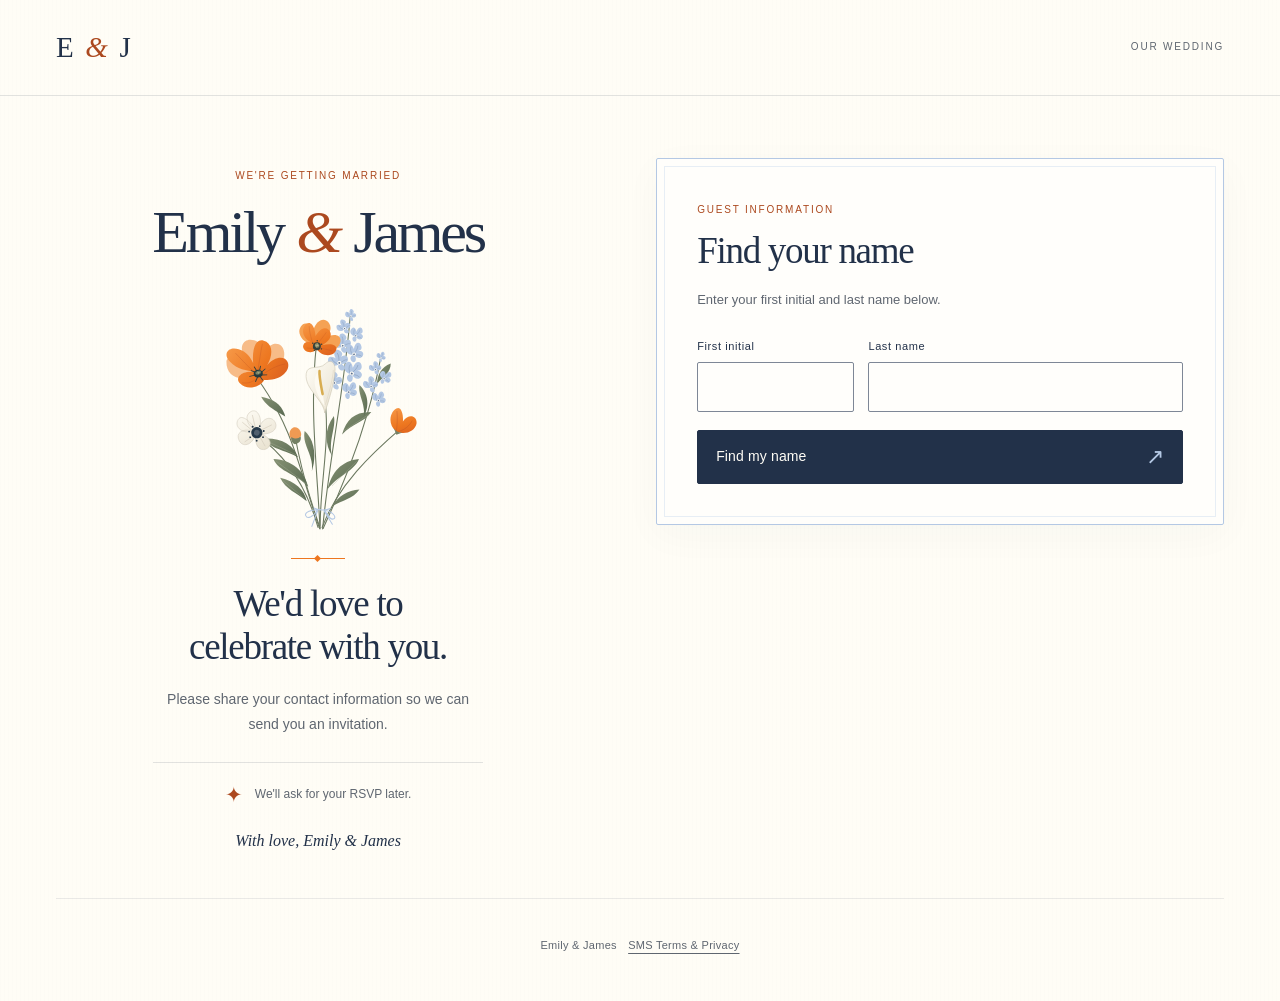
<file: index.html>
<!doctype html>
<html lang="en">
<head>
  <meta charset="utf-8">
  <meta name="viewport" content="width=device-width, initial-scale=1">
  <meta name="robots" content="noindex, nofollow">
  <meta name="referrer" content="no-referrer">
  <meta name="description" content="Share your contact information with Emily and James so they can send you a wedding invitation.">
  <meta name="theme-color" content="#fffdf6">
  <title>Share your details · Emily &amp; James</title>
  <link rel="stylesheet" href="styles.css?v=floral-20261012-1">
  <script src="guest-info.js?v=contact-20261012-3" defer></script>
</head>
<body>
  <a class="skip-link" href="#guest-information">Skip to the form</a>
  <header class="site-header"><a href="./" aria-label="Emily and James home">E <span>&amp;</span> J</a><span class="eyebrow">Our wedding</span></header>
  <main>
    <section class="intro" aria-labelledby="page-title">
      <p class="eyebrow">We're getting married</p>
      <h1 id="page-title">Emily <span class="ampersand">&amp;</span> James</h1>
      <img class="botanical-art" src="assets/wedding-botanicals.svg?v=floral-20261012-1" width="500" height="520" alt="" aria-hidden="true">
      <div class="divider" aria-hidden="true"></div>
      <h2>We'd love to<br>celebrate with you.</h2>
      <p class="intro-copy">Please share your contact information so we can send you an invitation.</p>
      <div class="little-note"><span aria-hidden="true">✦</span><p>We'll ask for your RSVP later.</p></div>
      <p class="signoff">With love, Emily &amp; James</p>
    </section>
    <section class="form-card" id="guest-information" aria-label="Guest information" tabindex="-1">
      <div id="lookup-content">
        <p class="eyebrow">Guest information</p>
        <h2>Find your name</h2>
        <p class="form-intro" id="lookup-help">Enter your first initial and last name below.</p>
        <form id="contact-lookup" aria-describedby="lookup-help">
          <div class="fields name-fields">
            <label>First initial<input name="first_initial" autocomplete="off" maxlength="2" required></label>
            <label>Last name<input name="last_name" autocomplete="family-name" maxlength="100" required></label>
          </div>
          <button class="primary-button" type="submit">Find my name <span aria-hidden="true">&#8599;</span></button>
          <p id="lookup-status" class="form-status" role="status" aria-live="polite" tabindex="-1"></p>
          <noscript><p>Please enable JavaScript to find your name, or contact Emily or James.</p></noscript>
        </form>
        <section id="invitation-choices" class="invitation-choices" aria-labelledby="choices-title" aria-describedby="choices-help" hidden>
          <h3 id="choices-title" tabindex="-1">Select your name</h3>
          <p id="choices-help" class="field-help">Choose your name below.</p>
          <ul id="choices-list" class="choices-list"></ul>
        </section>
      </div>
      <div id="form-content" hidden>
        <p class="eyebrow">Contact information</p>
        <h2 id="form-title" tabindex="-1">Your details</h2>
        <p id="party-summary" class="form-intro"></p>
        <button class="text-button change-invitation" type="button">Check a different name</button>
        <p class="form-intro">Please share your mailing address below. Fields marked <span aria-hidden="true">*</span> are required.</p>
        <form id="guest-info" aria-describedby="privacy-note" novalidate>
          <fieldset>
            <legend><span>01</span> Your name</legend>
            <div class="fields">
              <label>Title <small>(optional)</small><select name="title" autocomplete="honorific-prefix"><option value="">No title</option><option>Mr.</option><option>Mrs.</option><option>Ms.</option><option>Miss</option><option>Mx.</option><option>Dr.</option><option>Prof.</option><option>Rev.</option></select></label>
              <label>First Name <span aria-hidden="true">*</span><input name="first_name" autocomplete="given-name" maxlength="100" required readonly aria-describedby="name-help"></label>
            </div>
            <div class="fields">
              <label>Last Name <span aria-hidden="true">*</span><input name="last_name" autocomplete="family-name" maxlength="100" required readonly aria-describedby="name-help"></label>
              <label>Suffix <small>(optional)</small><input name="suffix" autocomplete="honorific-suffix" maxlength="40" placeholder="Jr., Sr., III"></label>
            </div>
            <p class="field-help" id="name-help">We've filled in your name from our guest list. Contact Emily or James if it needs correcting.</p>
            <div id="plus-one-section" hidden>
              <h3>Your plus-one</h3>
              <label class="checkbox-label"><input type="checkbox" name="guest_name_unknown"> <span>I don't know who I'm bringing yet</span></label>
              <p class="field-help">If you don't know who you'll bring yet, you can tell us later.</p>
              <div id="plus-one-fields">
                <div class="fields">
                  <label>Guest title <small>(optional)</small><select name="plus_one_title" autocomplete="off"><option value="">No title</option><option>Mr.</option><option>Mrs.</option><option>Ms.</option><option>Miss</option><option>Mx.</option><option>Dr.</option><option>Prof.</option><option>Rev.</option></select></label>
                  <label>Guest suffix <small>(optional)</small><input name="plus_one_suffix" maxlength="40"></label>
                </div>
                <div class="fields">
                  <label>Guest first name <span aria-hidden="true">*</span><input name="plus_one_first_name" maxlength="100"></label>
                  <label>Guest last name <span aria-hidden="true">*</span><input name="plus_one_last_name" maxlength="100"></label>
                </div>
              </div>
            </div>
          </fieldset>
          <fieldset>
            <legend><span>02</span> Mailing address</legend>
            <label>Address line one <span aria-hidden="true">*</span><input name="address_line1" autocomplete="address-line1" maxlength="200" required></label>
            <label>Address line two <small>(optional)</small><input name="address_line2" autocomplete="address-line2" maxlength="200"></label>
            <div class="fields">
              <label>City <span aria-hidden="true">*</span><input name="city" autocomplete="address-level2" maxlength="100" required></label>
              <label>State / province / region <span aria-hidden="true">*</span><input name="region" autocomplete="address-level1" maxlength="100" required></label>
            </div>
            <div class="fields">
              <label>ZIP / postal code <span aria-hidden="true">*</span><input name="postal_code" autocomplete="postal-code" maxlength="24" required></label>
              <label>Phone number <small>(optional)</small><input name="phone" type="tel" autocomplete="tel" maxlength="40"></label>
            </div>
            <label class="checkbox-label sms-consent"><input type="checkbox" name="sms_consent"> <span>I agree to receive wedding RSVP and guest update texts from James &amp; Emily. Msg frequency varies. Msg/data rates may apply. Reply STOP to opt out or HELP for help. Consent is optional.</span></label>
            <div class="sms-policies">
              <p class="field-help" id="sms-terms"><strong>SMS Terms:</strong> Wedding texts may include RSVP reminders and guest updates. Msg frequency varies. Msg/data rates may apply. Reply STOP to opt out or HELP for help. Carriers are not liable for delayed or undelivered messages.</p>
              <p class="field-help" id="sms-privacy"><strong>SMS Privacy:</strong> Phone numbers and SMS consent are used only for wedding RSVP and guest updates. No mobile information, including phone numbers or SMS consent, is shared with third parties for marketing or promotional purposes.</p>
              <p class="field-help">Read our <a href="sms-terms.html#terms">SMS Terms</a> and <a href="sms-terms.html#privacy">SMS Privacy Policy</a>.</p>
            </div>
          </fieldset>
          <div class="honeypot" aria-hidden="true"><label>Leave this empty<input name="website" tabindex="-1" autocomplete="off"></label></div>
          <p class="privacy-note" id="privacy-note">By sending this form, you're sharing these details with Emily &amp; James for wedding invitations and updates.</p>
          <button class="primary-button" type="submit" disabled>Send my details <span aria-hidden="true">↗</span></button>
          <p id="form-status" class="form-status" role="status" aria-live="polite"></p>
          <noscript><p>Please enable JavaScript to send your details, or share them directly with Emily or James.</p></noscript>
        </form>
      </div>
      <div id="confirmation" class="confirmation" tabindex="-1" hidden>
        <div class="confirmation-mark" aria-hidden="true"><img src="assets/wedding-botanicals.svg?v=floral-20261012-1" width="500" height="520" alt=""></div>
        <p class="eyebrow">Details saved</p>
        <h2>Thank you!</h2>
        <p>We've saved your contact information.</p>
        <p>We'll send your invitation to the address you provided and ask for your RSVP later.</p>
        <p class="receipt" id="receipt"></p>
        <button class="text-button change-invitation" type="button">Check a different name</button>
        <p class="field-help">Need to make a change? Contact Emily or James and share your reference code.</p>
      </div>
    </section>
  </main>
  <footer>Emily &amp; James <a href="sms-terms.html">SMS Terms &amp; Privacy</a></footer>
</body>
</html>
</file>
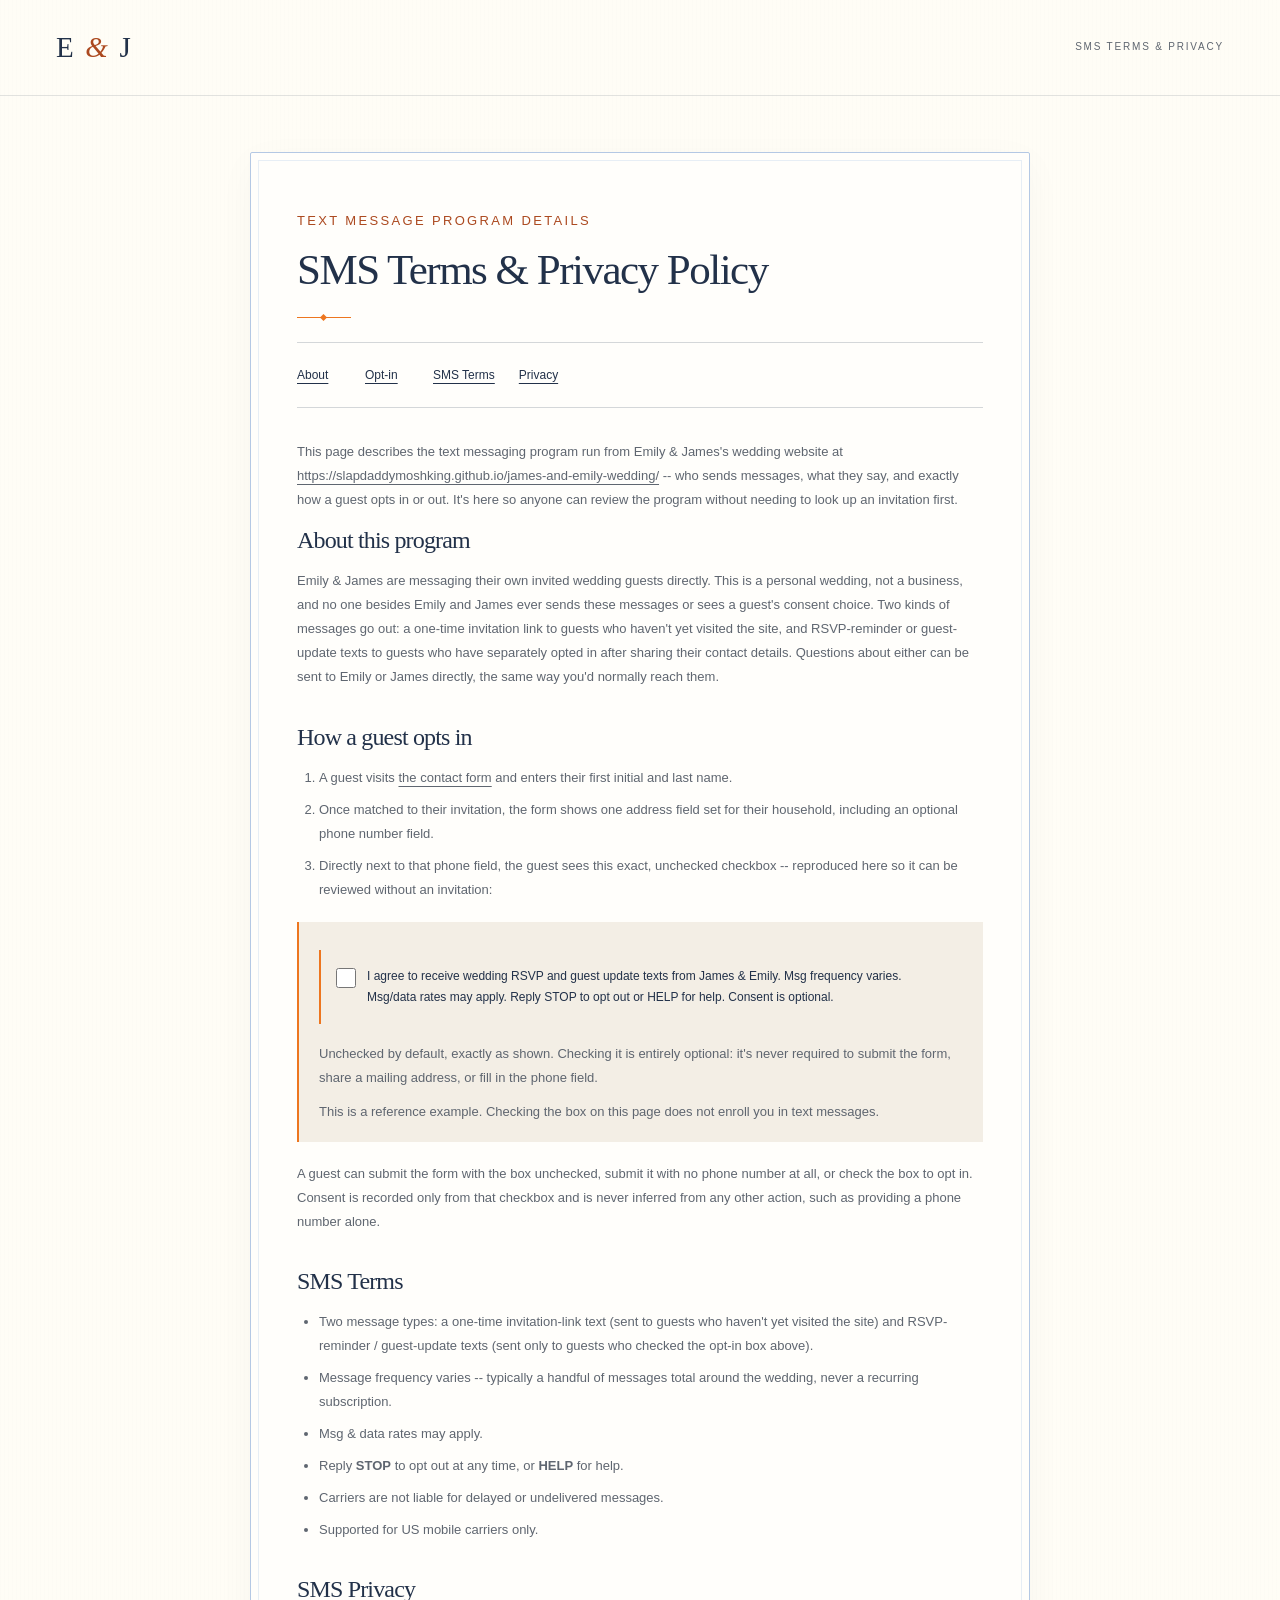
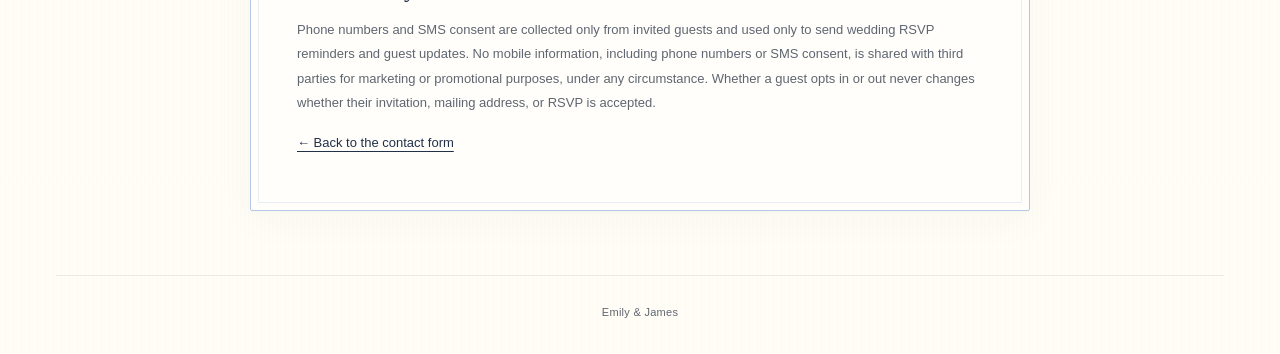
<file: sms-terms.html>
<!doctype html>
<html lang="en">
<head>
  <meta charset="utf-8">
  <meta name="viewport" content="width=device-width, initial-scale=1">
  <meta name="description" content="Read Emily and James's wedding SMS terms and privacy policy, including how optional text updates work and how to opt out.">
  <meta name="theme-color" content="#fffdf6">
  <title>SMS Terms &amp; Privacy · Emily &amp; James</title>
  <link rel="stylesheet" href="styles.css?v=floral-20261012-1">
</head>
<body class="policy-page">
  <a class="skip-link" href="#policy-content">Skip to the policy</a>
  <header class="site-header policy-header"><a href="./" aria-label="Emily and James home">E <span>&amp;</span> J</a><span class="eyebrow">SMS Terms &amp; Privacy</span></header>
  <main class="policy-main" id="policy-content" tabindex="-1" aria-labelledby="policy-title">
    <article class="policy-card">
      <header class="policy-heading">
        <p class="eyebrow">Text message program details</p>
        <h1 id="policy-title">SMS Terms &amp; Privacy Policy</h1>
        <div class="divider" aria-hidden="true"></div>
      </header>
      <nav class="policy-navigation" aria-label="On this page">
        <a href="#about">About</a>
        <a href="#opt-in">Opt-in</a>
        <a href="#terms">SMS Terms</a>
        <a href="#privacy">Privacy</a>
      </nav>
      <p>This page describes the text messaging program run from Emily &amp; James's wedding website at <a href="https://slapdaddymoshking.github.io/james-and-emily-wedding/">https://slapdaddymoshking.github.io/james-and-emily-wedding/</a> -- who sends messages, what they say, and exactly how a guest opts in or out. It's here so anyone can review the program without needing to look up an invitation first.</p>

      <section aria-labelledby="about-heading" id="about">
        <h2 id="about-heading">About this program</h2>
        <p>Emily &amp; James are messaging their own invited wedding guests directly. This is a personal wedding, not a business, and no one besides Emily and James ever sends these messages or sees a guest's consent choice. Two kinds of messages go out: a one-time invitation link to guests who haven't yet visited the site, and RSVP-reminder or guest-update texts to guests who have separately opted in after sharing their contact details. Questions about either can be sent to Emily or James directly, the same way you'd normally reach them.</p>
      </section>

      <section aria-labelledby="optin-heading" id="opt-in">
        <h2 id="optin-heading">How a guest opts in</h2>
        <ol>
          <li>A guest visits <a href="./">the contact form</a> and enters their first initial and last name.</li>
          <li>Once matched to their invitation, the form shows one address field set for their household, including an optional phone number field.</li>
          <li>Directly next to that phone field, the guest sees this exact, unchecked checkbox -- reproduced here so it can be reviewed without an invitation:</li>
        </ol>
        <div class="policy-example" aria-label="Reference copy of the live opt-in checkbox">
          <label class="checkbox-label sms-consent"><input type="checkbox" name="sms_consent_example" aria-describedby="optin-example-note optin-reference-note"> <span>I agree to receive wedding RSVP and guest update texts from James &amp; Emily. Msg frequency varies. Msg/data rates may apply. Reply STOP to opt out or HELP for help. Consent is optional.</span></label>
          <p class="field-help" id="optin-example-note">Unchecked by default, exactly as shown. Checking it is entirely optional: it's never required to submit the form, share a mailing address, or fill in the phone field.</p>
          <p class="field-help" id="optin-reference-note">This is a reference example. Checking the box on this page does not enroll you in text messages.</p>
        </div>
        <p>A guest can submit the form with the box unchecked, submit it with no phone number at all, or check the box to opt in. Consent is recorded only from that checkbox and is never inferred from any other action, such as providing a phone number alone.</p>
      </section>

      <section aria-labelledby="terms-heading" id="terms">
        <h2 id="terms-heading">SMS Terms</h2>
        <ul>
          <li>Two message types: a one-time invitation-link text (sent to guests who haven't yet visited the site) and RSVP-reminder / guest-update texts (sent only to guests who checked the opt-in box above).</li>
          <li>Message frequency varies -- typically a handful of messages total around the wedding, never a recurring subscription.</li>
          <li>Msg &amp; data rates may apply.</li>
          <li>Reply <strong>STOP</strong> to opt out at any time, or <strong>HELP</strong> for help.</li>
          <li>Carriers are not liable for delayed or undelivered messages.</li>
          <li>Supported for US mobile carriers only.</li>
        </ul>
      </section>

      <section aria-labelledby="privacy-heading" id="privacy">
        <h2 id="privacy-heading">SMS Privacy</h2>
        <p>Phone numbers and SMS consent are collected only from invited guests and used only to send wedding RSVP reminders and guest updates. No mobile information, including phone numbers or SMS consent, is shared with third parties for marketing or promotional purposes, under any circumstance. Whether a guest opts in or out never changes whether their invitation, mailing address, or RSVP is accepted.</p>
      </section>

      <p class="field-help"><a class="text-button" href="./">&larr; Back to the contact form</a></p>
    </article>
  </main>
  <footer>Emily &amp; James</footer>
</body>
</html>
</file>
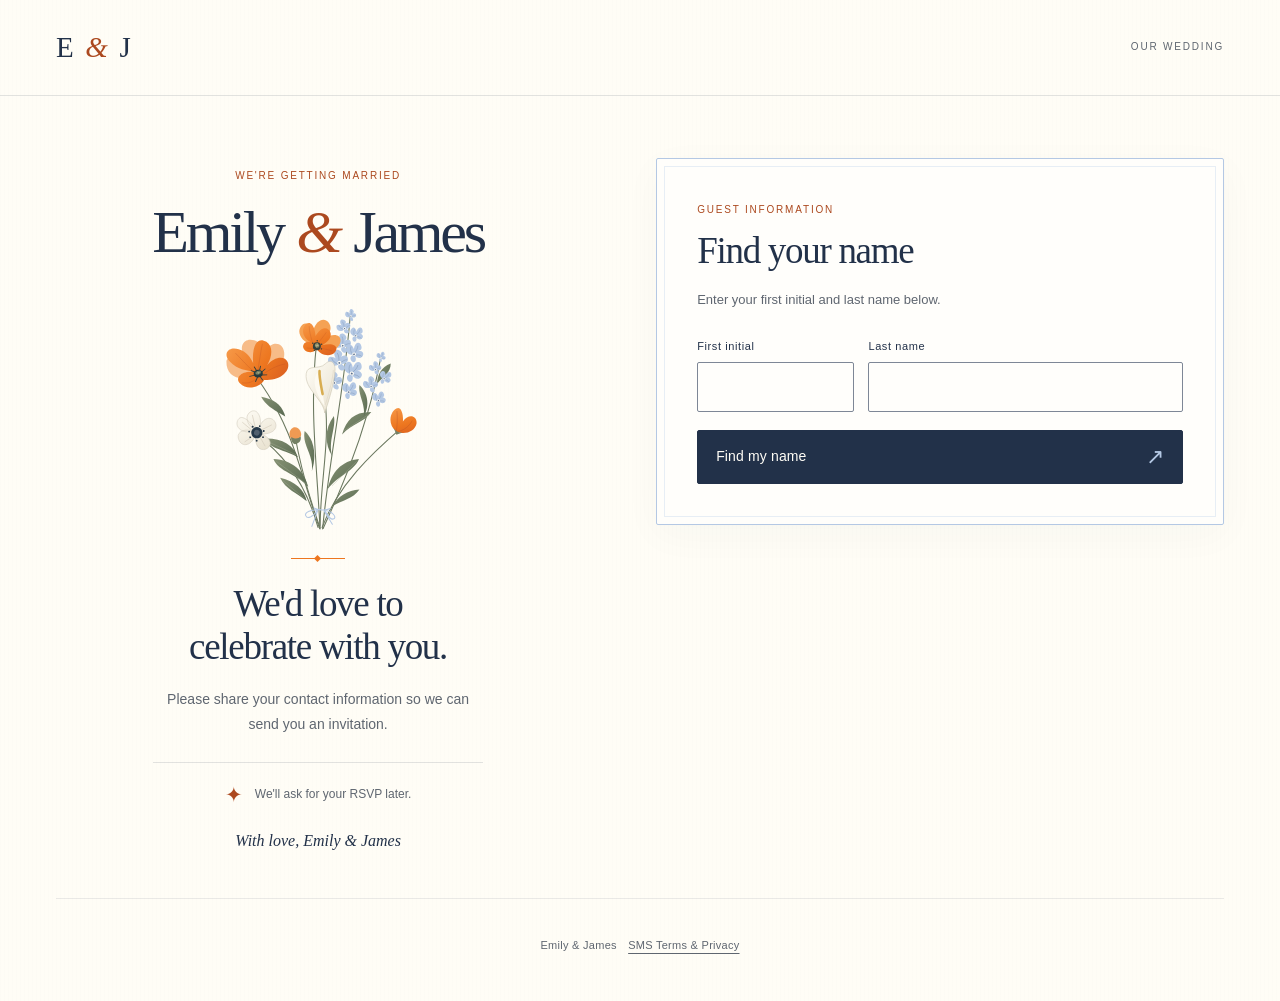
<file: welcome.html>
<!doctype html>
<html lang="en">
<head>
<meta charset="utf-8">
<meta name="viewport" content="width=device-width, initial-scale=1">
<meta name="robots" content="noindex, nofollow">
<meta http-equiv="refresh" content="0; url=./">
<title>Emily &amp; James · Share your details</title>
</head>
<body><p>We're gathering contact details for our wedding. <a href="./">Share your details with Emily &amp; James.</a></p></body>
</html>
</file>
<file: styles.css>
:root {
  color-scheme: light;
  font-family: Georgia, 'Times New Roman', serif;
  --paper: #fffdf6;
  --paper-shade: #f3eee5;
  --blue: #b4c8e4;
  --blue-wash: #edf2f8;
  --orange: #ed761f;
  --orange-ink: #ac491f;
  --green: #6b785f;
  --ink: #223149;
  --muted: #5f6670;
  --line: #d4d7d9;
  --control-line: #7e8796;
  --sans: 'Helvetica Neue', Arial, sans-serif;
  color: var(--ink);
  background: var(--paper);
}
* { box-sizing: border-box; }
body {
  margin: 0;
  background-color: var(--paper);
  background-image: repeating-linear-gradient(90deg, #22314902 0, #22314902 1px, transparent 1px, transparent 4px);
}
a { color: inherit; text-underline-offset: 4px; }
.site-header {
  max-width: 1280px;
  margin: auto;
  padding: 24px 56px;
  display: flex;
  align-items: center;
  justify-content: space-between;
  gap: 24px;
  border-bottom: 1px solid #22314921;
}
.site-header > a {
  min-height: 44px;
  padding: 6px 0;
  text-decoration: none;
  font-size: 29px;
  line-height: 1.2;
  letter-spacing: .04em;
  white-space: nowrap;
}
.site-header > a span { color: var(--orange-ink); font-style: italic; padding: 0 2px; }
.eyebrow { font: 10px/1.65 var(--sans); letter-spacing: .18em; text-transform: uppercase; }
.site-header .eyebrow { color: var(--muted); text-align: right; }
main {
  max-width: 1280px;
  margin: auto;
  display: grid;
  grid-template-columns: .96fr 1.04fr;
  gap: 76px;
  padding: 62px 56px 48px;
  align-items: start;
}
.intro { min-width: 0; text-align: center; padding: 10px 0 0; position: sticky; top: 24px; }
.intro > .eyebrow { margin: 0; color: var(--orange-ink); }
h1 { margin: 15px 0 4px; font-size: clamp(44px, 4.7vw, 68px); font-weight: 400; line-height: 1.1; letter-spacing: -.055em; }
h1 .ampersand { color: var(--orange-ink); font-style: italic; padding: 0 .03em; }
.botanical-art { display: block; width: 292px; max-width: 100%; height: 266px; margin: 15px auto 2px; object-fit: contain; }
.divider { width: 54px; height: 1px; margin: 12px auto 24px; background: var(--orange); position: relative; }
.divider::after { content: ''; position: absolute; left: 24px; top: -2px; width: 5px; height: 5px; transform: rotate(45deg); background: var(--orange); }
h2 { font-weight: 400; letter-spacing: -.035em; }
.intro h2 { font-size: 37px; line-height: 1.16; margin: 0 0 18px; }
.intro-copy { max-width: 330px; margin: auto; font: 14px/1.8 var(--sans); color: var(--muted); }
.little-note { display: flex; gap: 12px; align-items: center; justify-content: center; max-width: 330px; margin: 24px auto 0; padding-top: 20px; border-top: 1px solid #22314921; text-align: left; }
.little-note > span { color: var(--orange-ink); font-size: 21px; }
.little-note p { margin: 0; font: 12px/1.65 var(--sans); color: var(--muted); }
.signoff { margin: 24px 0 0; font-size: 16px; font-style: italic; }
.form-card, .policy-card {
  min-width: 0;
  position: relative;
  background: #fffefb;
  border: 1px solid #b4c8e4;
  border-radius: 2px;
  padding: 43px 40px 40px;
  box-shadow: 0 10px 40px #22314908, 0 2px 4px #22314903;
}
.form-card::before, .policy-card::before { content: ''; position: absolute; inset: 7px; border: 1px solid #b4c8e450; pointer-events: none; }
.form-card { scroll-margin-top: 24px; }
.form-card .eyebrow { margin: 0 0 12px; color: var(--orange-ink); }
.form-card h2 { font-size: 37px; line-height: 1.14; margin: 0 0 16px; }
.form-intro { font: 13px/1.8 var(--sans); color: var(--muted); margin: 0 0 26px; }
fieldset { min-width: 0; padding: 0; margin: 0 0 30px; border: 0; }
legend { width: 100%; padding: 0 0 14px; margin-bottom: 20px; border-bottom: 1px solid var(--line); font-size: 20px; line-height: 1.4; }
legend span { display: inline-block; margin-right: 10px; padding: 5px 6px; min-width: 28px; border: 1px solid var(--blue); border-radius: 50%; text-align: center; vertical-align: 2px; color: var(--orange-ink); font: 10px/1.6 var(--sans); }
label { display: block; min-width: 0; font: 12px/1.55 var(--sans); margin-bottom: 18px; }
label small { color: var(--muted); font-size: 11px; }
input, textarea, select {
  display: block;
  width: 100%;
  min-width: 0;
  min-height: 50px;
  padding: 12px 13px;
  margin-top: 7px;
  background: #fffefb;
  border: 1px solid var(--control-line);
  border-radius: 2px;
  color: var(--ink);
  font: 16px/1.4 var(--sans);
  transition: border-color .15s ease, background-color .15s ease;
}
textarea { resize: vertical; }
input::placeholder, textarea::placeholder { color: #6a717d; opacity: 1; }
input:focus, textarea:focus, select:focus { border-color: var(--ink); outline: 2px solid var(--ink); outline-offset: 3px; }
input[readonly] { background: var(--blue-wash); border-color: var(--control-line); }
[aria-invalid="true"] { border-color: #a13e29; }
.fields { display: grid; grid-template-columns: 1fr 1fr; gap: 16px; }
.name-fields { grid-template-columns: 1fr 2fr; gap: 14px; }
.name-fields label { font-size: 11px; letter-spacing: .055em; }
.field-help, .privacy-note { color: var(--muted); font: 12px/1.75 var(--sans); }
.field-help { margin: -5px 0 0; }
.field-help + label { margin-top: 18px; }
.text-button { display: block; border: 0; padding: 10px 0; min-height: 44px; background: transparent; color: var(--ink); font: 13px/1.5 var(--sans); text-decoration: underline; text-underline-offset: 4px; cursor: pointer; }
.text-button:hover { color: var(--orange-ink); }
#form-content > .change-invitation { margin: -15px 0 17px; }
.invitation-choices { margin-top: 24px; padding: 22px 20px; border: 1px solid #b4c8e4; border-radius: 2px; background: var(--blue-wash); }
.invitation-choices h3 { margin: 0 0 12px; font-size: 23px; line-height: 1.25; font-weight: 400; letter-spacing: -.025em; }
.invitation-choices .field-help { margin: 0; }
.choices-list { display: grid; gap: 10px; list-style: none; margin: 18px 0 0; padding: 0; }
.choice-button { display: flex; align-items: center; justify-content: space-between; gap: 12px; width: 100%; min-height: 52px; padding: 13px 14px; border: 1px solid var(--control-line); border-radius: 2px; background: #fffefb; color: var(--ink); text-align: left; overflow-wrap: anywhere; font: 14px/1.5 var(--sans); cursor: pointer; }
.choice-button::after { content: ''; flex: 0 0 auto; width: 8px; height: 8px; border-top: 1px solid var(--orange-ink); border-right: 1px solid var(--orange-ink); }
.choice-button:hover { background: var(--paper); border-color: var(--orange-ink); }
.choice-button:disabled { opacity: .6; cursor: wait; }
.checkbox-label { display: flex; align-items: center; gap: 11px; font-size: 13px; min-height: 44px; }
.checkbox-label input { width: 20px; height: 20px; min-height: 20px; margin: 0; padding: 0; flex: 0 0 20px; accent-color: var(--ink); }
.checkbox-label.sms-consent { align-items: flex-start; margin-top: 10px; padding: 16px 15px; border-left: 2px solid var(--orange); background: var(--paper-shade); font-size: 12px; line-height: 1.75; }
.checkbox-label.sms-consent input { margin-top: 2px; }
.sms-policies { margin: 14px 0 0; }
.sms-policies p { margin: 0 0 10px; }
.sms-policies .field-help { font-size: 11px; line-height: 1.8; }
#plus-one-section { border-top: 1px solid var(--line); padding-top: 8px; margin-top: 20px; }
#plus-one-section h3 { font-weight: 400; font-size: 23px; }
#plus-one-fields { margin-top: 18px; }
.privacy-note { margin: 0 0 20px; }
button { touch-action: manipulation; }
.primary-button { display: flex; justify-content: space-between; align-items: center; gap: 12px; width: 100%; border: 1px solid var(--ink); border-radius: 2px; background: var(--ink); color: var(--paper); min-height: 54px; padding: 14px 18px; font: 14px/1.5 var(--sans); letter-spacing: .01em; cursor: pointer; transition: background-color .15s ease; }
.primary-button:hover { background: #364963; }
.primary-button:disabled { opacity: .6; cursor: wait; }
.primary-button span { font-size: 22px; line-height: 1; color: var(--blue); }
.form-status { font: 12px/1.8 var(--sans); margin: 16px 0 0; overflow-wrap: anywhere; }
.form-status:empty { margin: 0; }
.form-status.error { color: #a13e29; }
.confirmation { text-align: center; padding: 16px 0 20px; }
.confirmation-mark { width: 168px; max-width: 100%; margin: 0 auto 22px; }
.confirmation-mark img { display: block; width: 100%; height: auto; }
.confirmation h2 { font-size: 41px; }
.confirmation p:not(.eyebrow) { font: 13px/1.85 var(--sans); color: var(--muted); }
.confirmation .receipt { overflow-wrap: anywhere; margin: 24px 0 14px; font-size: 11px !important; }
.confirmation .change-invitation { margin: auto; }
.honeypot { position: absolute; left: -10000px; width: 1px; height: 1px; overflow: hidden; }
[hidden] { display: none !important; }
:focus-visible { outline: 3px solid var(--ink); outline-offset: 4px; }
.skip-link { position: absolute; top: -100px; left: 20px; padding: 14px; background: var(--paper); border: 1px solid var(--ink); z-index: 3; font: 14px/1.5 var(--sans); }
.skip-link:focus { top: 10px; }
footer { max-width: 1168px; margin: auto; text-align: center; padding: 26px 24px 32px; border-top: 1px solid #22314918; color: var(--muted); font: 11px/1.9 var(--sans); letter-spacing: .025em; }
footer a { display: inline-block; min-height: 44px; margin-left: 8px; padding: 10px 0; }
.policy-main { display: block; max-width: 860px; margin: auto; padding: 56px 40px 64px; }
.policy-card { padding: 43px 46px; }
.policy-heading .eyebrow { color: var(--orange-ink); }
.policy-heading .divider { margin: 24px 0; }
.policy-card h1 { margin: 10px 0 24px; font-size: clamp(32px, 4vw, 43px); letter-spacing: -.035em; }
.policy-card h2 { font-size: 24px; line-height: 1.25; margin: 32px 0 14px; }
.policy-card section:first-of-type h2 { margin-top: 0; }
.policy-card p, .policy-card li { font: 13px/1.85 var(--sans); color: var(--muted); overflow-wrap: anywhere; }
.policy-card ol, .policy-card ul { padding-left: 22px; margin: 0 0 18px; }
.policy-card li { margin-bottom: 8px; }
.policy-example { margin: 20px 0; padding: 18px 20px; background: var(--paper-shade); border-left: 2px solid var(--orange); }
.policy-example .field-help { margin: 10px 0 0; }
.policy-navigation { display: flex; flex-wrap: wrap; gap: 0 24px; margin: 24px 0 32px; padding: 10px 0; border-top: 1px solid var(--line); border-bottom: 1px solid var(--line); }
.policy-navigation a { display: inline-flex; align-items: center; min-width: 44px; min-height: 44px; color: var(--ink); font: 12px/1.5 var(--sans); }
.policy-header .eyebrow { max-width: 210px; }
@media (max-width: 1050px) {
  .site-header { padding-right: 36px; padding-left: 36px; }
  main { padding: 46px 36px; gap: 40px; }
  h1 { font-size: 51px; }
  .form-card { padding: 37px 30px 34px; }
  .form-card h2 { font-size: 32px; }
  .botanical-art { width: 252px; height: 246px; }
  .intro h2 { font-size: 33px; }
}
@media (max-width: 850px) {
  .fields { grid-template-columns: 1fr; gap: 0; }
  .name-fields { grid-template-columns: 1fr 2fr; gap: 14px; }
}
@media (max-width: 700px) {
  .site-header { padding: 17px 24px; gap: 20px; }
  .site-header > a { font-size: 26px; }
  .site-header .eyebrow { max-width: 176px; font-size: 8px; line-height: 1.6; letter-spacing: .13em; }
  main { display: block; max-width: 540px; padding: 26px 20px 34px; }
  .intro { display: grid; grid-template-columns: minmax(0, 1fr) 125px; gap: 0 12px; position: static; padding: 0 4px 28px; text-align: left; }
  .intro > .eyebrow { grid-column: 1 / -1; text-align: center; font-size: 9px; }
  .intro h1 { grid-column: 1 / -1; margin: 12px 0 21px; text-align: center; font-size: clamp(40px, 10.5vw, 49px); letter-spacing: -.05em; }
  .botanical-art { grid-column: 2; grid-row: 3 / 5; width: 125px; height: 164px; margin: 0; align-self: center; }
  .intro .divider { display: none; }
  .intro h2 { grid-column: 1; grid-row: 3; font-size: 29px; margin: 0 0 10px; line-height: 1.1; }
  .intro-copy { grid-column: 1; grid-row: 4; max-width: none; font-size: 12px; line-height: 1.75; margin: 0; }
  .little-note { grid-column: 1 / -1; justify-content: flex-start; width: 100%; max-width: none; margin: 17px 0 0; padding-top: 13px; gap: 10px; }
  .little-note p { font-size: 11px; line-height: 1.7; }
  .little-note br { display: none; }
  .little-note > span { font-size: 17px; }
  .signoff { display: none; }
  .form-card { padding: 31px 27px 28px; scroll-margin-top: 18px; }
  .form-card h2 { font-size: 30px; margin-bottom: 13px; }
  .form-card .eyebrow { font-size: 9px; margin-bottom: 10px; letter-spacing: .15em; }
  .form-intro { font-size: 12px; line-height: 1.75; margin-bottom: 22px; }
  .name-fields { gap: 12px; }
  .name-fields label { margin-bottom: 17px; }
  .primary-button { min-height: 52px; padding: 13px 15px; }
  .invitation-choices { padding: 19px 16px; }
  .invitation-choices h3 { font-size: 22px; }
  .confirmation { padding: 9px 0 12px; }
  .confirmation h2 { font-size: 34px; }
  .confirmation-mark { width: 135px; margin-bottom: 20px; }
  legend { font-size: 19px; }
  footer { margin: 0 24px; padding: 20px 8px 24px; font-size: 10px; }
  footer a { display: block; margin: 0; }
  .policy-main { max-width: 540px; padding: 30px 20px 40px; }
  .policy-card { padding: 31px 27px; }
  .policy-card h1 { font-size: 33px; }
  .policy-navigation { gap: 0 20px; margin: 20px 0 26px; }
  .policy-card h2 { font-size: 23px; }
  .policy-card p, .policy-card li { font-size: 12px; line-height: 1.85; }
  .policy-example { padding: 16px 14px; }
}
@media (max-width: 360px) {
  .site-header { padding-right: 20px; padding-left: 20px; }
  main { padding-right: 16px; padding-left: 16px; }
  .intro { grid-template-columns: minmax(0, 1fr) 108px; gap: 0 9px; }
  .intro h1 { font-size: 37px; }
  .intro h2 { font-size: 25px; }
  .botanical-art { width: 108px; height: 154px; }
  .intro-copy { font-size: 11.5px; line-height: 1.7; }
  .form-card { padding-right: 23px; padding-left: 23px; }
  .form-card h2 { font-size: 27px; }
  .name-fields { grid-template-columns: 1fr 1.7fr; gap: 10px; }
  .policy-main { padding-right: 16px; padding-left: 16px; }
  .policy-card { padding-right: 24px; padding-left: 24px; }
}
@media (prefers-reduced-motion: reduce) {
  input, textarea, select, .primary-button { transition: none; }
}
</file>
